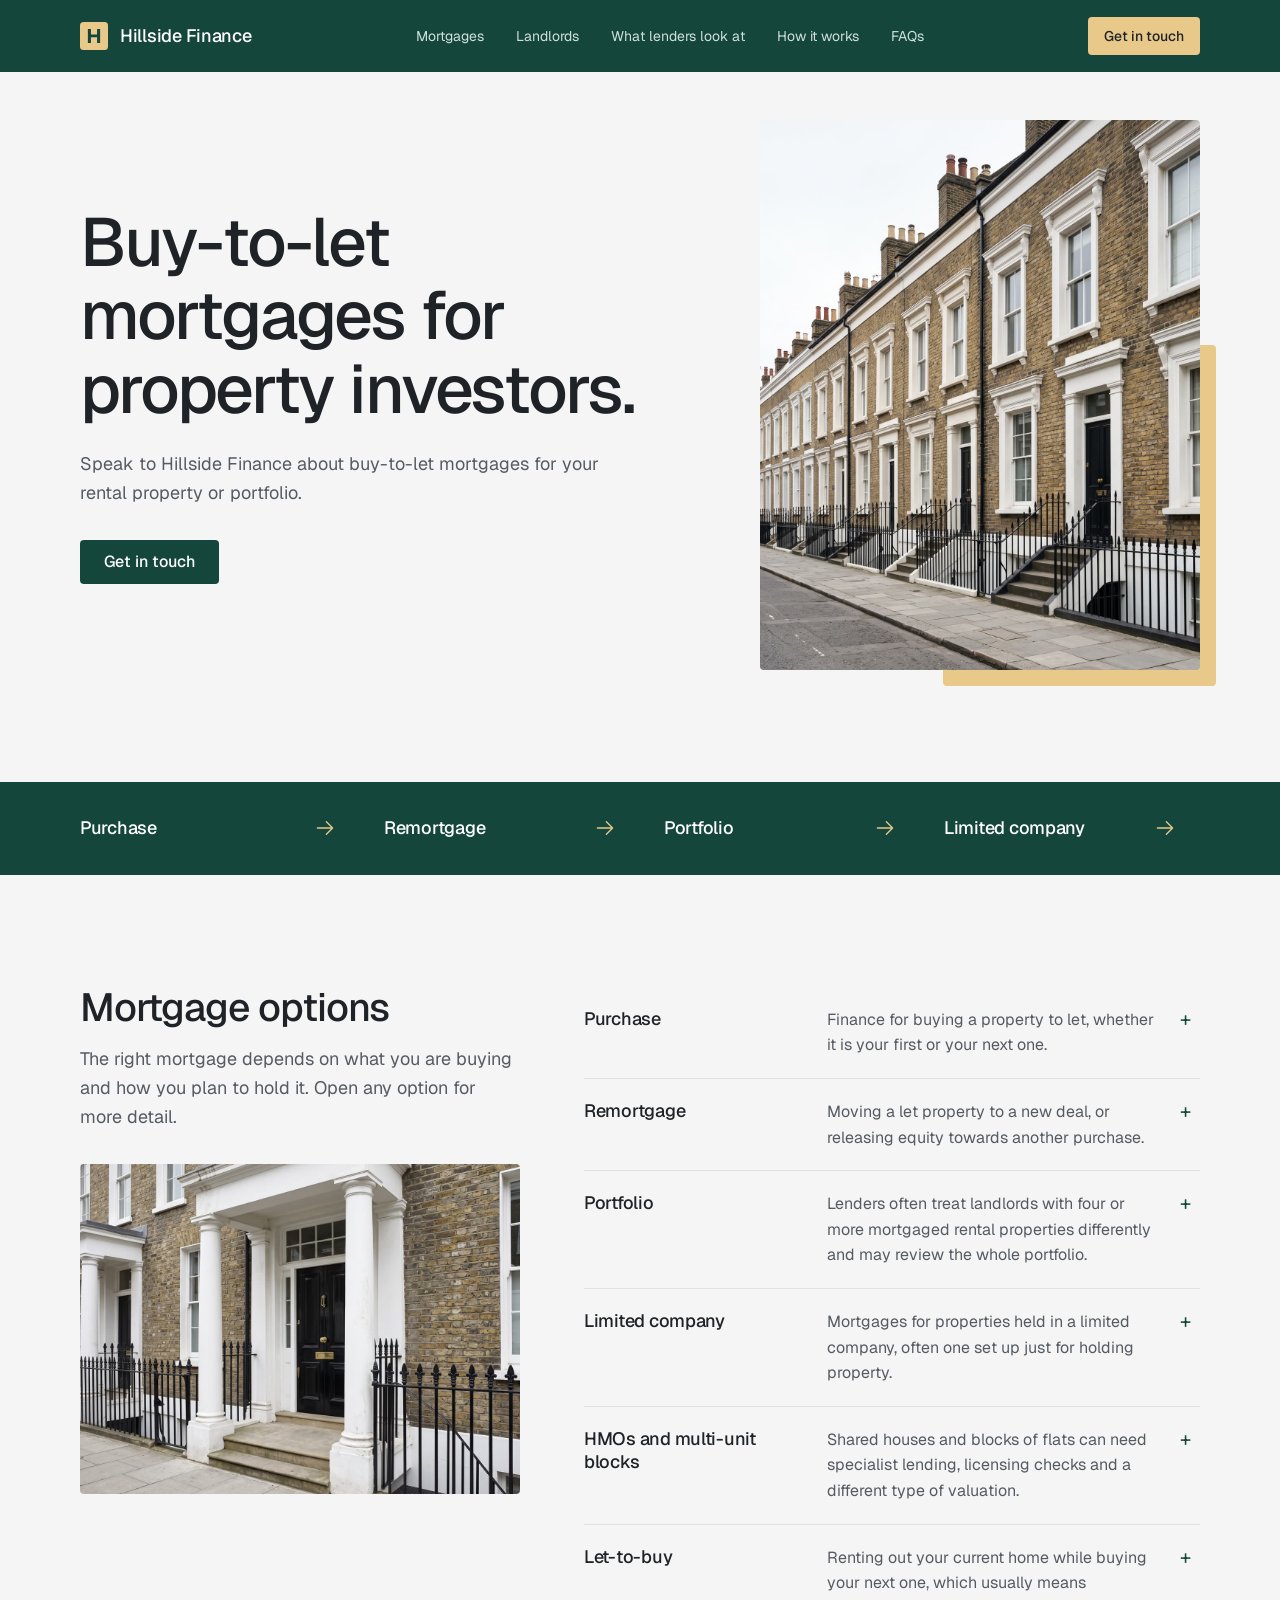
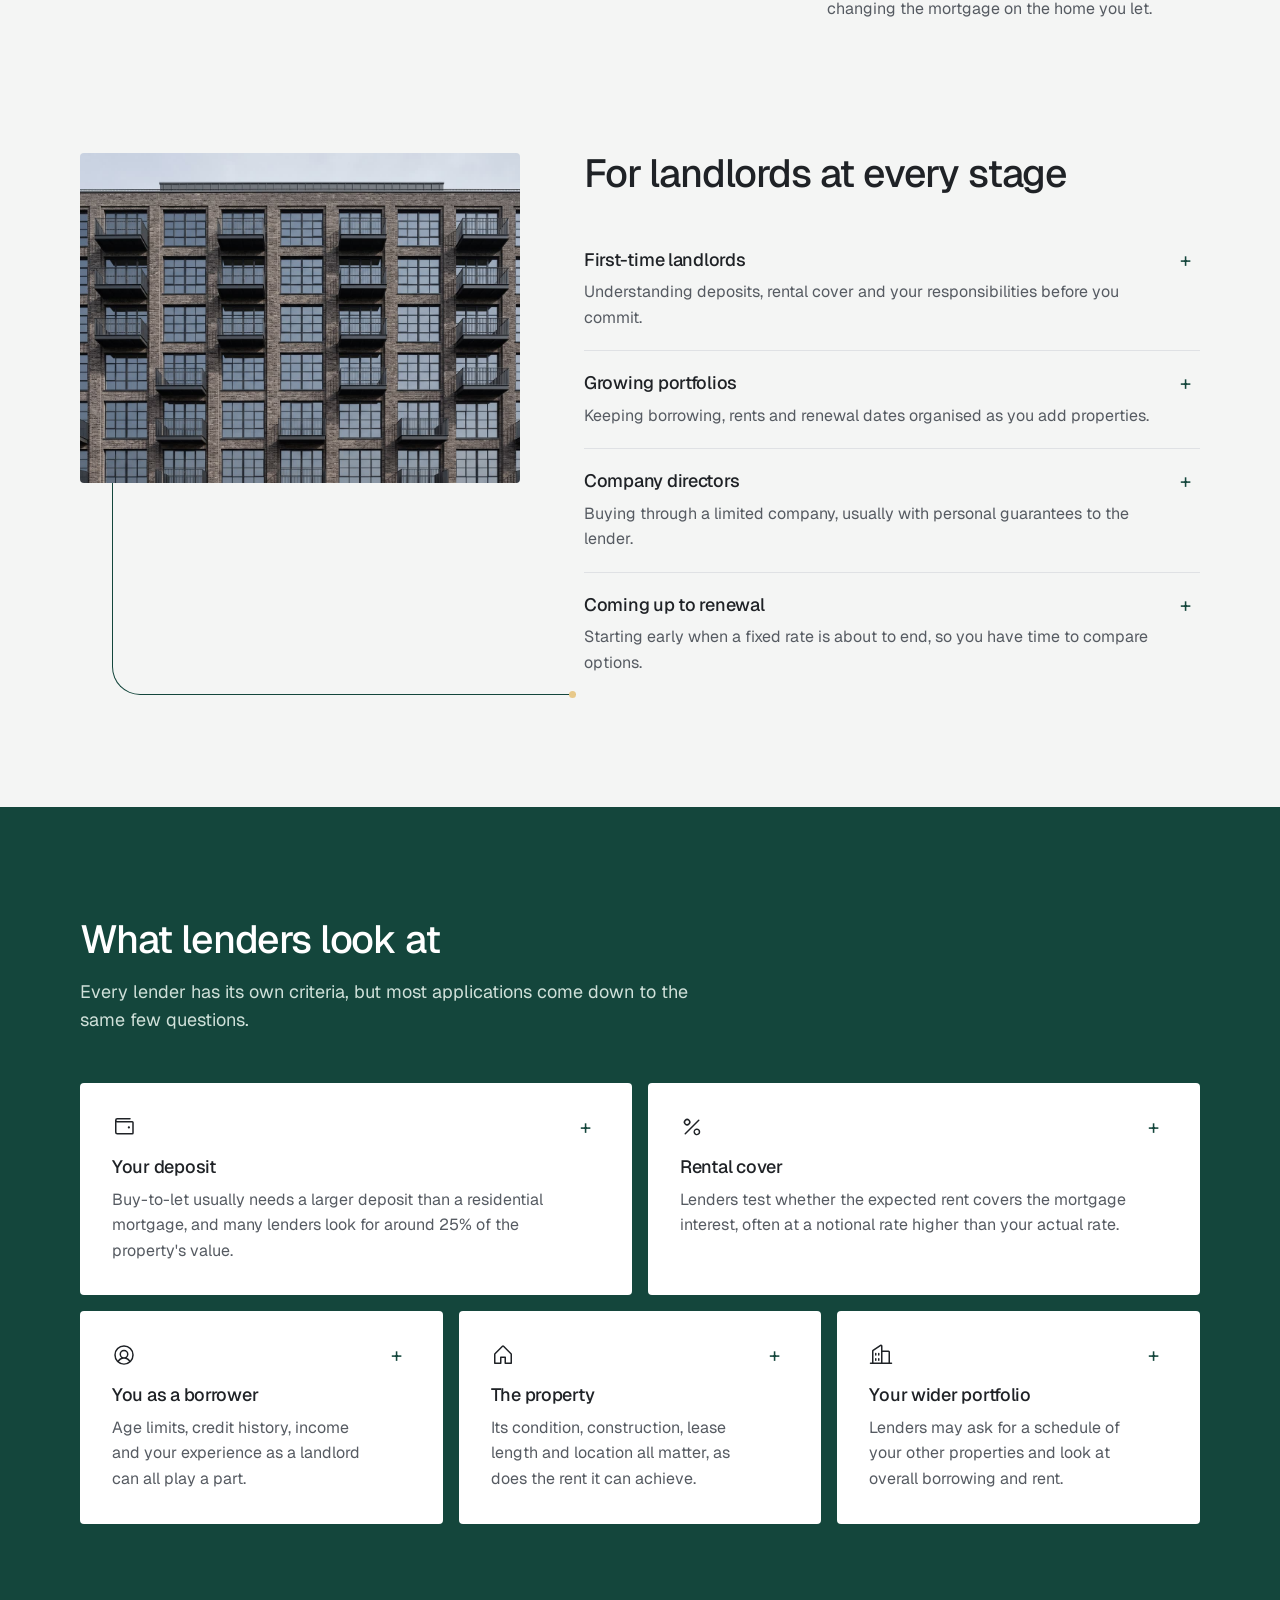
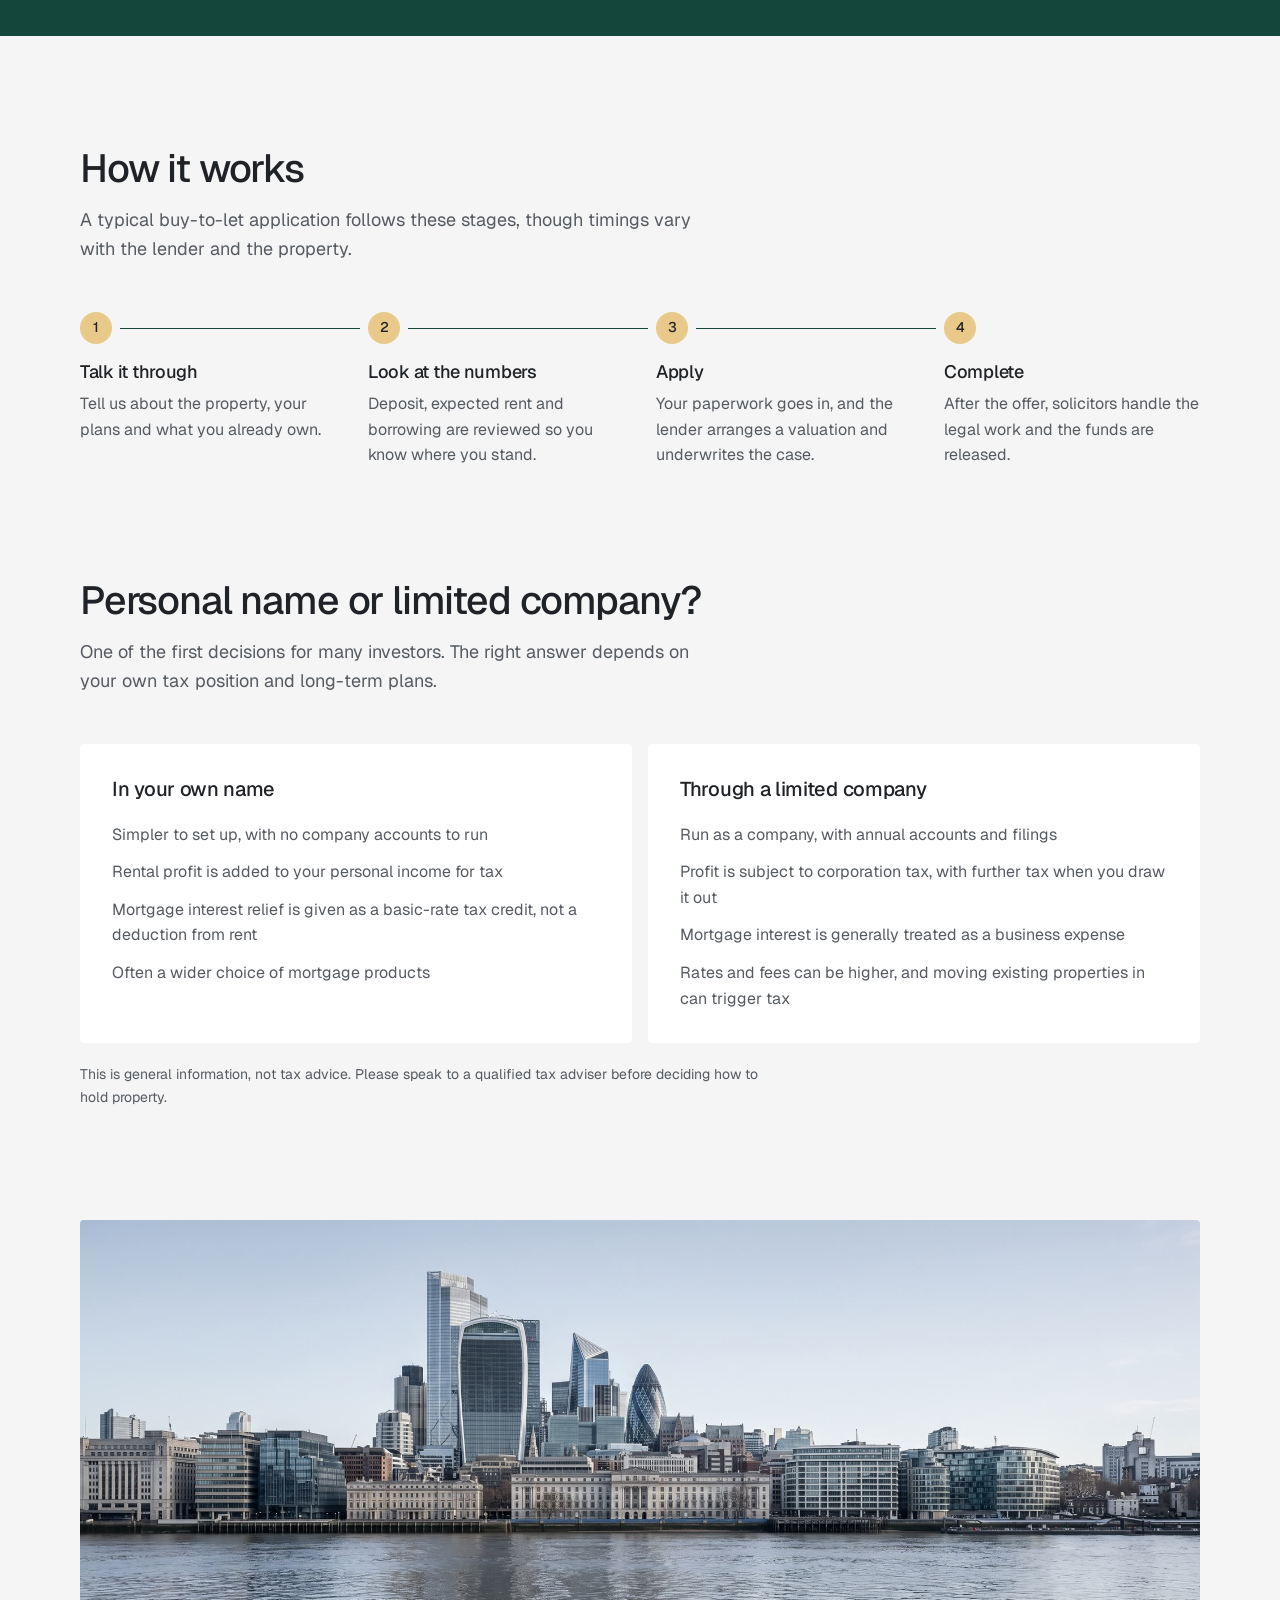
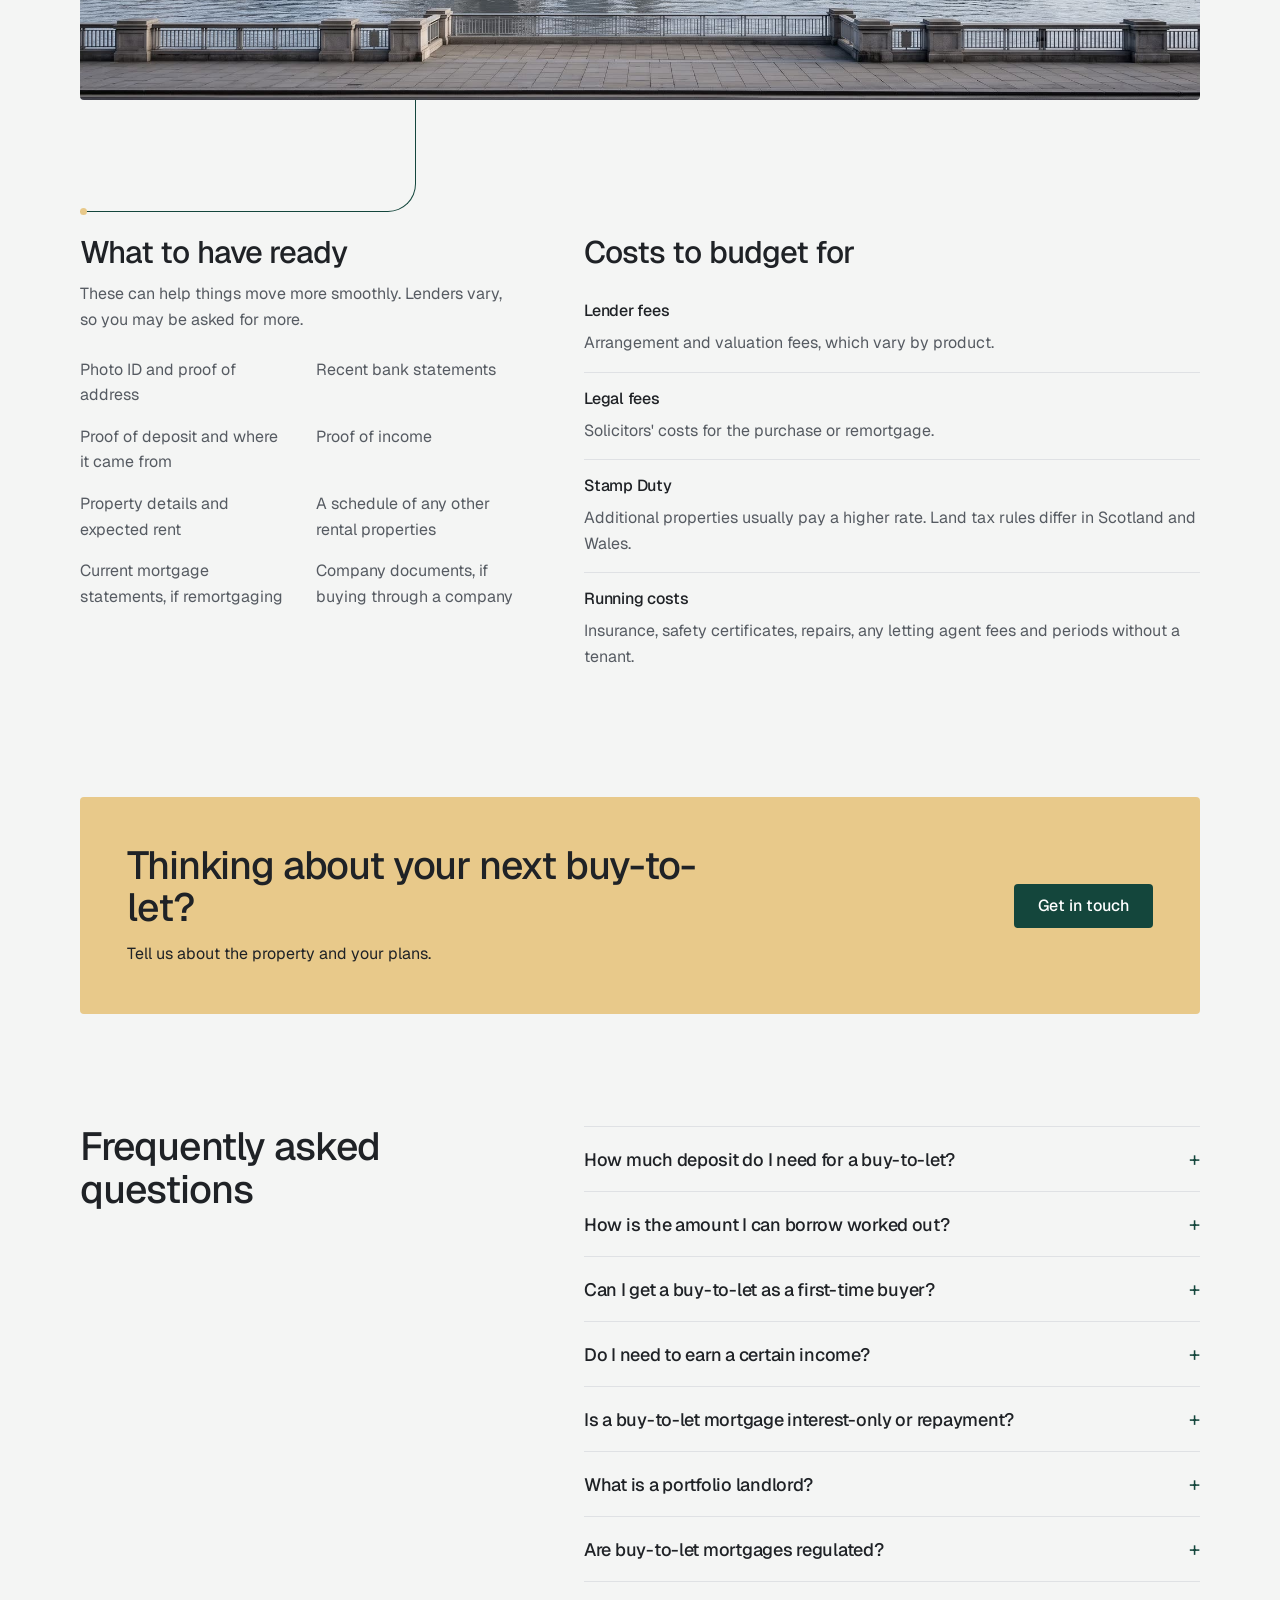
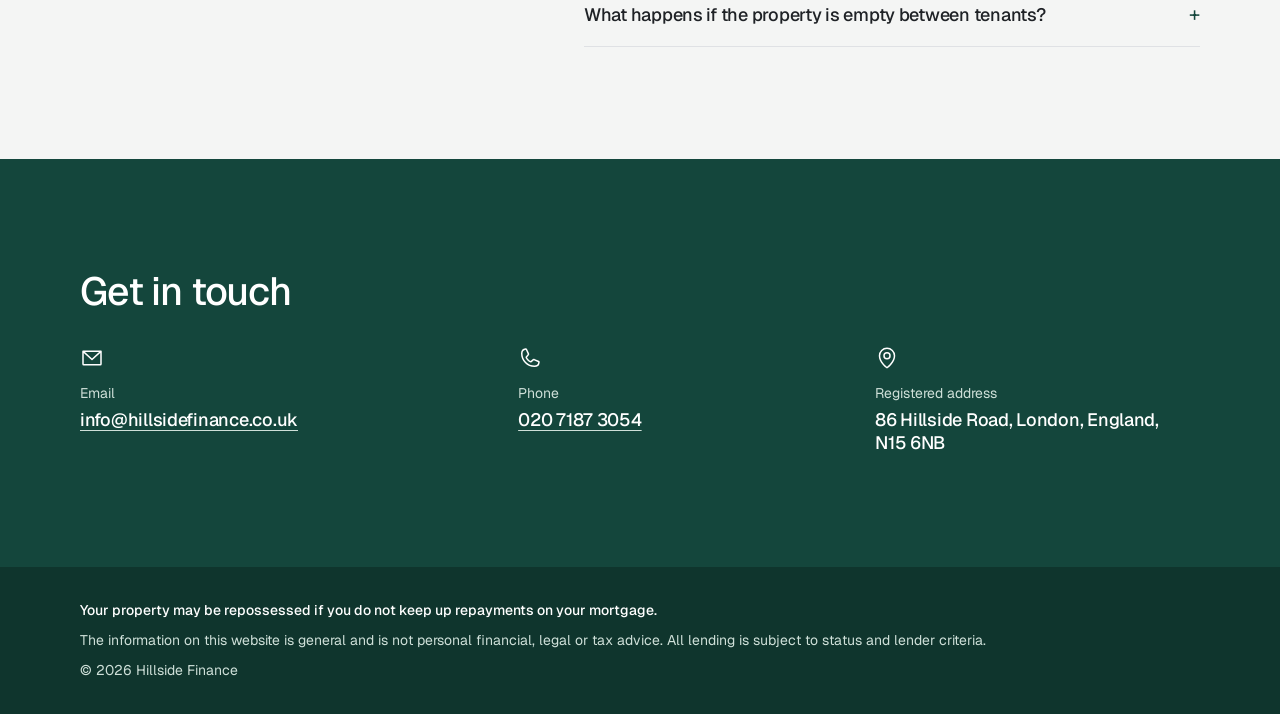
<file: index.html>
<!doctype html>
<html lang="en-GB">
<head>
  <meta charset="utf-8">
  <meta name="viewport" content="width=device-width, initial-scale=1">
  <title>Hillside Finance | Buy-to-Let Mortgages</title>
  <meta name="description" content="Speak to Hillside Finance about buy-to-let mortgages for your rental property or portfolio.">
  <meta name="theme-color" content="#14463c">
  <link rel="canonical" href="https://hillsidefinance.co.uk/">
  <meta property="og:type" content="website">
  <meta property="og:title" content="Hillside Finance | Buy-to-Let Mortgages">
  <meta property="og:description" content="Speak to Hillside Finance about buy-to-let mortgages for your rental property or portfolio.">
  <meta property="og:url" content="https://hillsidefinance.co.uk/">
  <meta property="og:image" content="https://hillsidefinance.co.uk/images/og.jpg">
  <link rel="icon" href="images/favicon.svg?v=19" type="image/svg+xml">
  <link rel="preload" href="fonts/geist-latin-wght-normal.woff2" as="font" type="font/woff2" crossorigin>
  <link rel="stylesheet" href="css/root.css?v=19">
  <link rel="stylesheet" href="css/main.css?v=19">
  <script src="js/main.js?v=19" defer></script>
</head>
<body>
  <header class="site-header">
    <div class="container">
      <a class="brand" href="/" aria-label="Hillside Finance home">
        <img src="images/mark.svg?v=19" alt="" width="28" height="28">
        <span>Hillside Finance</span>
      </a>
      <nav class="nav" aria-label="Main">
        <a href="#mortgages">Mortgages</a>
        <a href="#landlords">Landlords</a>
        <a href="#criteria">What lenders look at</a>
        <a href="#process">How it works</a>
        <a href="#faqs">FAQs</a>
      </nav>
      <a class="button button--small" href="#contact">Get in touch</a>
    </div>
  </header>

  <main>
    <section class="hero">
      <div class="container">
        <div>
          <h1>Buy-to-let mortgages for property investors.</h1>
          <p class="hero-lead">Speak to Hillside Finance about buy-to-let mortgages for your rental property or portfolio.</p>
          <a class="button" href="#contact">Get in touch</a>
        </div>
        <div class="hero-media">
          <figure class="hero-image">
          <img src="images/hero.jpg?v=19" alt="A row of Victorian London terraced houses with brick fronts and black railings" width="1200" height="1490" fetchpriority="high">
        </figure>
        </div>
      </div>
    </section>

    <nav class="quick-links" aria-label="Mortgage options">
      <div class="container">
        <ul>
          <li><a href="#opt-purchase">Purchase<img src="images/icons/arrow-right.svg?v=19" alt="" width="22" height="22"></a></li>
          <li><a href="#opt-remortgage">Remortgage<img src="images/icons/arrow-right.svg?v=19" alt="" width="22" height="22"></a></li>
          <li><a href="#opt-portfolio">Portfolio<img src="images/icons/arrow-right.svg?v=19" alt="" width="22" height="22"></a></li>
          <li><a href="#opt-limited-company">Limited company<img src="images/icons/arrow-right.svg?v=19" alt="" width="22" height="22"></a></li>
        </ul>
      </div>
    </nav>

    <section class="section" id="mortgages">
      <div class="container split" data-reveal>
        <div class="side-sticky">
          <h2 class="section-title">Mortgage options</h2>
          <p class="section-intro">The right mortgage depends on what you are buying and how you plan to hold it. Open any option for more detail.</p>
          <figure class="side-image">
            <img src="images/entrance.jpg?v=19" alt="A black front door and white portico on a brick London townhouse" width="1200" height="896" loading="lazy">
          </figure>
        </div>
        <ul class="rows rows--pair">
          <li>
            <details id="opt-purchase">
              <summary>
                <h3 class="item-title">Purchase</h3>
                <p class="item-text">Finance for buying a property to let, whether it is your first or your next one.</p>
                <span class="toggle" aria-hidden="true"></span>
              </summary>
              <div class="expand-body">
                <div>
                  <p>Lenders usually look at both you and the property: the deposit you have available, the rent it can achieve and your wider finances. Getting a sense of what you could borrow before you make an offer can help you judge a property's numbers and move quickly once your offer is accepted. Lenders will also ask for evidence of where your deposit has come from.</p>
                  <a class="expand-link" href="#contact">Get in touch</a>
                </div>
              </div>
            </details>
          </li>
          <li>
            <details id="opt-remortgage">
              <summary>
                <h3 class="item-title">Remortgage</h3>
                <p class="item-text">Moving a let property to a new deal, or releasing equity towards another purchase.</p>
                <span class="toggle" aria-hidden="true"></span>
              </summary>
              <div class="expand-body">
                <div>
                  <p>Most buy-to-let mortgages move to a higher reversion rate when an initial deal ends, so it is worth reviewing your options a few months beforehand. A remortgage can also release equity to fund another purchase or improvements, subject to the lender's rental cover and loan-to-value limits. Check for any early repayment charges on your current deal before you commit.</p>
                  <a class="expand-link" href="#contact">Get in touch</a>
                </div>
              </div>
            </details>
          </li>
          <li>
            <details id="opt-portfolio">
              <summary>
                <h3 class="item-title">Portfolio</h3>
                <p class="item-text">Lenders often treat landlords with four or more mortgaged rental properties differently and may review the whole portfolio.</p>
                <span class="toggle" aria-hidden="true"></span>
              </summary>
              <div class="expand-body">
                <div>
                  <p>Portfolio landlords can expect a closer look at the whole picture, including a schedule of properties, existing mortgages, rents and overall borrowing. Some lenders also ask for a business plan or cash flow forecast. Keeping these details up to date makes each new application simpler.</p>
                  <a class="expand-link" href="#contact">Get in touch</a>
                </div>
              </div>
            </details>
          </li>
          <li>
            <details id="opt-limited-company">
              <summary>
                <h3 class="item-title">Limited company</h3>
                <p class="item-text">Mortgages for properties held in a limited company, often one set up just for holding property.</p>
                <span class="toggle" aria-hidden="true"></span>
              </summary>
              <div class="expand-body">
                <div>
                  <p>Many limited company landlords use a special purpose vehicle, a company set up only to hold property. Lenders usually ask directors and major shareholders for personal guarantees and look at their finances as well as the company's. Product choice and pricing can differ from personal buy-to-let, and there are tax points to consider, so take tax advice before you set one up.</p>
                  <a class="expand-link" href="#contact">Get in touch</a>
                </div>
              </div>
            </details>
          </li>
          <li>
            <details>
              <summary>
                <h3 class="item-title">HMOs and multi-unit blocks</h3>
                <p class="item-text">Shared houses and blocks of flats can need specialist lending, licensing checks and a different type of valuation.</p>
                <span class="toggle" aria-hidden="true"></span>
              </summary>
              <div class="expand-body">
                <div>
                  <p>HMOs may need a licence from the local council, and the rules vary by area and property size. Lenders may ask about the number of rooms, the type of tenant and your experience of letting. Multi-unit blocks, where several flats sit on one title, are usually assessed differently from single lets, and some lenders want to see previous landlord experience.</p>
                  <a class="expand-link" href="#contact">Get in touch</a>
                </div>
              </div>
            </details>
          </li>
          <li>
            <details>
              <summary>
                <h3 class="item-title">Let-to-buy</h3>
                <p class="item-text">Renting out your current home while buying your next one, which usually means changing the mortgage on the home you let.</p>
                <span class="toggle" aria-hidden="true"></span>
              </summary>
              <div class="expand-body">
                <div>
                  <p>You will usually need your existing lender's permission or a new buy-to-let mortgage on the home you are letting, as well as a residential mortgage on the new one. The rent needs to meet the lender's rental cover test, and your next purchase may be assessed with both mortgages in mind. Keeping your old home can also affect the Stamp Duty you pay.</p>
                  <a class="expand-link" href="#contact">Get in touch</a>
                </div>
              </div>
            </details>
          </li>
        </ul>
      </div>
    </section>

    <section class="section" id="landlords">
      <div class="container split split--stretch">
        <div class="side-media" data-reveal>
          <figure class="side-image">
          <img src="images/building.jpg?v=19" alt="The brick and steel facade of a modern apartment building" width="1200" height="896" loading="lazy">
          </figure>
          <div class="lead lead--right" aria-hidden="true"></div>
        </div>
        <div class="side-copy" data-reveal>
          <h2 class="section-title">For landlords at every stage</h2>
          <ul class="rows rows--stack">
            <li>
              <details>
                <summary>
                  <div>
                    <h3 class="item-title">First-time landlords</h3>
                    <p class="item-text">Understanding deposits, rental cover and your responsibilities before you commit.</p>
                  </div>
                  <span class="toggle" aria-hidden="true"></span>
                </summary>
                <div class="expand-body"><p>A first let involves more than the mortgage: safety certificates, deposit protection, insurance and the rules on renting all need planning. Some lenders ask for a minimum personal income or that you already own a home. Working out the numbers, including empty periods and repairs, gives you a more realistic view of the return.</p></div>
              </details>
            </li>
            <li>
              <details>
                <summary>
                  <div>
                    <h3 class="item-title">Growing portfolios</h3>
                    <p class="item-text">Keeping borrowing, rents and renewal dates organised as you add properties.</p>
                  </div>
                  <span class="toggle" aria-hidden="true"></span>
                </summary>
                <div class="expand-body"><p>As a portfolio grows, it helps to keep one up-to-date record of each property's value, rent, mortgage and deal end date. This shows where equity could be released and when renewals are coming, and it saves time when a lender asks for a schedule of your properties.</p></div>
              </details>
            </li>
            <li>
              <details>
                <summary>
                  <div>
                    <h3 class="item-title">Company directors</h3>
                    <p class="item-text">Buying through a limited company, usually with personal guarantees to the lender.</p>
                  </div>
                  <span class="toggle" aria-hidden="true"></span>
                </summary>
                <div class="expand-body"><p>If you are buying through a company, lenders look closely at who owns and runs it. Expect to provide information on directors and shareholders, along with company documents. Holding property this way has its own accounting and tax considerations, so it is worth talking to an accountant early.</p></div>
              </details>
            </li>
            <li>
              <details>
                <summary>
                  <div>
                    <h3 class="item-title">Coming up to renewal</h3>
                    <p class="item-text">Starting early when a fixed rate is about to end, so you have time to compare options.</p>
                  </div>
                  <span class="toggle" aria-hidden="true"></span>
                </summary>
                <div class="expand-body"><p>Many lenders let you secure a new deal several months before your current one ends. Starting early gives you time to gather paperwork, check current rents and compare a product switch with your existing lender against a full remortgage.</p></div>
              </details>
            </li>
          </ul>
        </div>
      </div>
    </section>

    <section class="band band--solid" id="criteria">
      <div class="container">
        <div class="section-head" data-reveal>
          <h2 class="section-title">What lenders look at</h2>
          <p class="section-intro">Every lender has its own criteria, but most applications come down to the same few questions.</p>
        </div>
        <div class="criteria" data-reveal>
          <article class="card">
            <details>
              <summary>
                <div>
                  <img class="card-icon" src="images/icons/wallet.svg?v=19" alt="" width="28" height="28">
                  <h3 class="item-title">Your deposit</h3>
                  <p class="item-text">Buy-to-let usually needs a larger deposit than a residential mortgage, and many lenders look for around 25% of the property's value.</p>
                </div>
                <span class="toggle" aria-hidden="true"></span>
              </summary>
              <div class="expand-body"><p>The deposit is the share of the property's value that you pay yourself, and it sets the loan-to-value of the mortgage. A larger deposit can open up more products, while the lowest-deposit options are often more limited. Lenders will also want evidence of where the money has come from, such as savings or a gift.</p></div>
            </details>
          </article>
          <article class="card">
            <details>
              <summary>
                <div>
                  <img class="card-icon" src="images/icons/percent.svg?v=19" alt="" width="28" height="28">
                  <h3 class="item-title">Rental cover</h3>
                  <p class="item-text">Lenders test whether the expected rent covers the mortgage interest, often at a notional rate higher than your actual rate.</p>
                </div>
                <span class="toggle" aria-hidden="true"></span>
              </summary>
              <div class="expand-body"><p>This is known as the interest cover ratio. Lenders compare the expected rent with the interest at their stress rate and look for a minimum result, often 125% or more, which varies by lender, product and tax position. If the rent falls short, you may need a larger deposit or a smaller loan.</p></div>
            </details>
          </article>
          <article class="card">
            <details>
              <summary>
                <div>
                  <img class="card-icon" src="images/icons/user-circle.svg?v=19" alt="" width="28" height="28">
                  <h3 class="item-title">You as a borrower</h3>
                  <p class="item-text">Age limits, credit history, income and your experience as a landlord can all play a part.</p>
                </div>
                <span class="toggle" aria-hidden="true"></span>
              </summary>
              <div class="expand-body"><p>Lenders check your credit history, existing commitments and your age at the end of the term, and some set a minimum income. They may also ask whether you own your own home and how long you have been a landlord.</p></div>
            </details>
          </article>
          <article class="card">
            <details>
              <summary>
                <div>
                  <img class="card-icon" src="images/icons/house.svg?v=19" alt="" width="28" height="28">
                  <h3 class="item-title">The property</h3>
                  <p class="item-text">Its condition, construction, lease length and location all matter, as does the rent it can achieve.</p>
                </div>
                <span class="toggle" aria-hidden="true"></span>
              </summary>
              <div class="expand-body"><p>The lender's valuer reports on the property's value and the rent it could achieve. Short leases, unusual construction, flats above commercial premises and poor condition can all reduce the choice of lenders.</p></div>
            </details>
          </article>
          <article class="card">
            <details>
              <summary>
                <div>
                  <img class="card-icon" src="images/icons/buildings.svg?v=19" alt="" width="28" height="28">
                  <h3 class="item-title">Your wider portfolio</h3>
                  <p class="item-text">Lenders may ask for a schedule of your other properties and look at overall borrowing and rent.</p>
                </div>
                <span class="toggle" aria-hidden="true"></span>
              </summary>
              <div class="expand-body"><p>With four or more mortgaged rental properties, you are usually treated as a portfolio landlord. Expect to share a schedule showing each property's value, rent and mortgage, and sometimes a business plan or cash flow forecast.</p></div>
            </details>
          </article>
        </div>
      </div>
    </section>

    <section class="section" id="process">
      <div class="container">
        <div class="section-head" data-reveal>
          <h2 class="section-title">How it works</h2>
          <p class="section-intro">A typical buy-to-let application follows these stages, though timings vary with the lender and the property.</p>
        </div>
        <ol class="steps" data-reveal>
          <li>
            <h3 class="item-title">Talk it through</h3>
            <p class="item-text">Tell us about the property, your plans and what you already own.</p>
          </li>
          <li>
            <h3 class="item-title">Look at the numbers</h3>
            <p class="item-text">Deposit, expected rent and borrowing are reviewed so you know where you stand.</p>
          </li>
          <li>
            <h3 class="item-title">Apply</h3>
            <p class="item-text">Your paperwork goes in, and the lender arranges a valuation and underwrites the case.</p>
          </li>
          <li>
            <h3 class="item-title">Complete</h3>
            <p class="item-text">After the offer, solicitors handle the legal work and the funds are released.</p>
          </li>
        </ol>
      </div>
    </section>

    <section class="section" id="ownership">
      <div class="container">
        <div class="section-head" data-reveal>
          <h2 class="section-title">Personal name or limited company?</h2>
          <p class="section-intro">One of the first decisions for many investors. The right answer depends on your own tax position and long-term plans.</p>
        </div>
        <div class="compare" data-reveal>
          <article class="card">
            <h3 class="item-title">In your own name</h3>
            <ul>
              <li>Simpler to set up, with no company accounts to run</li>
              <li>Rental profit is added to your personal income for tax</li>
              <li>Mortgage interest relief is given as a basic-rate tax credit, not a deduction from rent</li>
              <li>Often a wider choice of mortgage products</li>
            </ul>
          </article>
          <article class="card">
            <h3 class="item-title">Through a limited company</h3>
            <ul>
              <li>Run as a company, with annual accounts and filings</li>
              <li>Profit is subject to corporation tax, with further tax when you draw it out</li>
              <li>Mortgage interest is generally treated as a business expense</li>
              <li>Rates and fees can be higher, and moving existing properties in can trigger tax</li>
            </ul>
          </article>
        </div>
        <p class="note">This is general information, not tax advice. Please speak to a qualified tax adviser before deciding how to hold property.</p>
      </div>
    </section>

    <section class="section">
      <div class="container">
        <figure class="wide-image" data-reveal>
          <img src="images/skyline.jpg?v=19" alt="The City of London skyline seen across the River Thames" width="2000" height="848" loading="lazy">
        </figure>
        <div class="lead" aria-hidden="true"></div>
      </div>
    </section>

    <section class="section section--after-line paperwork" id="prepare">
      <div class="container split">
        <div data-reveal>
          <h2 class="paperwork-title">What to have ready</h2>
          <p class="paperwork-intro">These can help things move more smoothly. Lenders vary, so you may be asked for more.</p>
          <ul class="checklist">
            <li>Photo ID and proof of address</li>
            <li>Recent bank statements</li>
            <li>Proof of deposit and where it came from</li>
            <li>Proof of income</li>
            <li>Property details and expected rent</li>
            <li>A schedule of any other rental properties</li>
            <li>Current mortgage statements, if remortgaging</li>
            <li>Company documents, if buying through a company</li>
          </ul>
        </div>
        <div data-reveal>
          <h2 class="paperwork-title">Costs to budget for</h2>
          <ul class="rows">
            <li>
              <h3 class="item-title">Lender fees</h3>
              <p class="item-text">Arrangement and valuation fees, which vary by product.</p>
            </li>
            <li>
              <h3 class="item-title">Legal fees</h3>
              <p class="item-text">Solicitors' costs for the purchase or remortgage.</p>
            </li>
            <li>
              <h3 class="item-title">Stamp Duty</h3>
              <p class="item-text">Additional properties usually pay a higher rate. Land tax rules differ in Scotland and Wales.</p>
            </li>
            <li>
              <h3 class="item-title">Running costs</h3>
              <p class="item-text">Insurance, safety certificates, repairs, any letting agent fees and periods without a tenant.</p>
            </li>
          </ul>
        </div>
      </div>
    </section>

    <section class="section">
      <div class="container">
        <div class="cta-panel" data-reveal>
          <div>
            <h2 class="section-title">Thinking about your next buy-to-let?</h2>
            <p>Tell us about the property and your plans.</p>
          </div>
          <a class="button" href="#contact">Get in touch</a>
        </div>
      </div>
    </section>

    <section class="section" id="faqs">
      <div class="container split" data-reveal>
        <h2 class="section-title">Frequently asked questions</h2>
        <div class="faq">
          <details>
            <summary>How much deposit do I need for a buy-to-let?</summary>
            <p>Many lenders look for around 25% of the property's value, though some products ask for more or less. The amount you can borrow also depends on the rent the property can achieve.</p>
          </details>
          <details>
            <summary>How is the amount I can borrow worked out?</summary>
            <p>Most lenders start with the expected rent and test it against the mortgage interest at a notional rate. The result, known as the interest cover ratio, sets a limit on the loan. Your deposit and personal circumstances also count.</p>
          </details>
          <details>
            <summary>Can I get a buy-to-let as a first-time buyer?</summary>
            <p>It is possible with some lenders, but the choice is narrower and criteria are usually stricter. It is worth checking the requirements before you start looking at properties.</p>
          </details>
          <details>
            <summary>Do I need to earn a certain income?</summary>
            <p>Some lenders set a minimum personal income and others do not. Even where the rent is the main test, lenders will generally want to know about your income and finances.</p>
          </details>
          <details>
            <summary>Is a buy-to-let mortgage interest-only or repayment?</summary>
            <p>Both exist, but many landlords choose interest-only. Monthly payments are lower, but the full loan still has to be repaid at the end of the term, so you need a plan for that.</p>
          </details>
          <details>
            <summary>What is a portfolio landlord?</summary>
            <p>Lenders commonly use the term for someone with four or more mortgaged rental properties. Applications may then involve a closer review of the whole portfolio and a business plan.</p>
          </details>
          <details>
            <summary>Are buy-to-let mortgages regulated?</summary>
            <p>Many are not regulated by the Financial Conduct Authority, particularly lending for business purposes and to limited companies. Consumer buy-to-let, for example where you are letting an inherited home, falls under a separate regime.</p>
          </details>
          <details>
            <summary>What happens if the property is empty between tenants?</summary>
            <p>You still have to make your mortgage payments. Most landlords keep some savings aside to cover empty periods and unexpected repairs.</p>
          </details>
        </div>
      </div>
    </section>

    <section class="band band--solid" id="contact">
      <div class="container">
        <div data-reveal>
          <h2 class="section-title">Get in touch</h2>
          <dl class="contact-details">
            <div>
              <dt><img class="contact-icon" src="images/icons/envelope-simple.svg?v=19" alt="" width="28" height="28">Email</dt>
              <dd><a href="mailto:info@hillsidefinance.co.uk">info@hillsidefinance.co.uk</a></dd>
            </div>
            <div>
              <dt><img class="contact-icon" src="images/icons/phone.svg?v=19" alt="" width="28" height="28">Phone</dt>
              <dd><a href="tel:+442071873054">020 7187 3054</a></dd>
            </div>
            <div>
              <dt><img class="contact-icon" src="images/icons/map-pin.svg?v=19" alt="" width="28" height="28">Registered address</dt>
              <dd>86 Hillside Road, London, England, <span class="nowrap">N15 6NB</span></dd>
            </div>
          </dl>
        </div>
      </div>
    </section>
  </main>

  <footer class="site-footer">
    <div class="container footer-inner">
      <!-- TODO before launch: full registered company name, company number, place of registration and the approved regulatory statement. -->
      <p><strong>Your property may be repossessed if you do not keep up repayments on your mortgage.</strong></p>
      <p>The information on this website is general and is not personal financial, legal or tax advice. All lending is subject to status and lender criteria.</p>
      <p>&copy; <span data-year>2026</span> Hillside Finance</p>
    </div>
  </footer>
</body>
</html>
</file>
<file: css/root.css>
/* Design tokens. Every colour, size and space on the site comes from here. */

@font-face {
  font-family: "Geist";
  src: url("../fonts/geist-latin-wght-normal.woff2") format("woff2");
  font-weight: 100 900;
  font-style: normal;
  font-display: swap;
}

:root {
  color-scheme: light;

  /* Colour: one soft grey family, one deep corporate green, one gold pop, one muted grey-green tint */
  --color-bg: #f4f5f4;
  --color-surface: #ffffff;
  --color-line: #dfe1e4;
  --color-text: #1f2226;
  --color-text-soft: #565b62;
  --color-accent: #14463c;
  --color-accent-hover: #1d5c4f;
  --color-on-accent: #ffffff;
  --color-on-accent-soft: #cfe0d9;
  --color-focus: #2f7a68;
  --color-footer: #0f352d;
  --tint-accent: #e6ebe8;

  /* One pop colour on top of the green */
  --color-pop: #e8c98a;
  --color-pop-hover: #f0d8a6;
  --color-ink: #1f2226;

  /* Type */
  --font-sans: "Geist", ui-sans-serif, system-ui, -apple-system, "Segoe UI", sans-serif;
  --text-sm: 0.875rem;
  --text-base: 1rem;
  --text-md: 1.125rem;
  --text-lg: 1.25rem;
  --text-xl: clamp(1.75rem, 1.45rem + 1.25vw, 2.5rem);
  --text-2xl: clamp(2.5rem, 1.7rem + 3.4vw, 4.25rem);
  --weight-regular: 400;
  --weight-medium: 500;
  --leading-tight: 1.08;
  --leading-snug: 1.3;
  --leading-body: 1.6;
  --tracking-tight: -0.03em;
  --tracking-snug: -0.015em;

  /* Space: 4px base */
  --space-1: 0.25rem;
  --space-2: 0.5rem;
  --space-3: 0.75rem;
  --space-4: 1rem;
  --space-5: 1.25rem;
  --space-6: 1.5rem;
  --space-8: 2rem;
  --space-12: 3rem;
  --space-16: 4rem;
  --section-gap: clamp(4rem, 3rem + 5vw, 7.5rem);

  /* Layout */
  --page-max: 75rem;
  --page-gutter: clamp(1.25rem, 0.5rem + 2.5vw, 2.5rem);
  --header-height: 4.5rem;

  /* Shape: 4px on cards, images and buttons */
  --radius-card: 4px;
  --radius-control: 4px;

  /* Icons and strokes */
  --icon-size: 24px;
  --stroke: 1px solid var(--color-accent);
  --marker-size: 32px;
  --lead-radius: 28px;

  /* Layout of expanding rows: title, text, toggle */
  --row-columns: 2fr 3fr 1.25rem;

  /* Motion */
  --ease-out: cubic-bezier(0.16, 1, 0.3, 1);
  --duration-fast: 160ms;
  --duration-slow: 600ms;
}
</file>
<file: css/main.css>
/* Base */

*,
*::before,
*::after {
  box-sizing: border-box;
}

html {
  scroll-behavior: smooth;
  scroll-padding-top: var(--space-6);
  -webkit-text-size-adjust: 100%;
}

body {
  margin: 0;
  min-height: 100dvh;
  background: var(--color-bg);
  color: var(--color-text);
  font-family: var(--font-sans);
  font-size: var(--text-base);
  font-weight: var(--weight-regular);
  line-height: var(--leading-body);
  -webkit-font-smoothing: antialiased;
}

h1,
h2,
h3,
p,
ul,
ol,
figure {
  margin: 0;
  padding: 0;
}

ul,
ol {
  list-style: none;
}

img {
  display: block;
  max-width: 100%;
  height: auto;
}

a {
  color: inherit;
  text-decoration: none;
}

:focus-visible {
  outline: 2px solid var(--color-focus);
  outline-offset: 3px;
  border-radius: var(--radius-control);
}

/* Layout */

.container {
  width: 100%;
  max-width: var(--page-max);
  margin-inline: auto;
  padding-inline: var(--page-gutter);
}

.section {
  padding-top: var(--section-gap);
}

/* Full-width tinted band to separate a section */

.band {
  position: relative;
  overflow: hidden;
  margin-top: var(--section-gap);
  padding-block: var(--section-gap);
  background: var(--tint-accent);
}

.band > .container {
  position: relative;
}

.section-title {
  font-size: var(--text-xl);
  font-weight: var(--weight-medium);
  line-height: var(--leading-tight);
  letter-spacing: var(--tracking-tight);
}

.section-intro {
  max-width: 40rem;
  margin-top: var(--space-4);
  color: var(--color-text-soft);
  font-size: var(--text-md);
}

.section-head {
  margin-bottom: var(--space-12);
}

/* Heading on the left, content on the right */

.split {
  display: grid;
  grid-template-columns: 5fr 7fr;
  align-items: start;
  gap: var(--space-16);
}

.item-title {
  font-size: var(--text-md);
  font-weight: var(--weight-medium);
  line-height: var(--leading-snug);
  letter-spacing: var(--tracking-snug);
}

.item-text {
  margin-top: var(--space-2);
  color: var(--color-text-soft);
}

/* Header */

.site-header {
  background: var(--color-accent);
  color: var(--color-on-accent);
}

.site-header .container {
  display: flex;
  align-items: center;
  justify-content: space-between;
  gap: var(--space-6);
  height: var(--header-height);
}

.brand {
  display: inline-flex;
  align-items: center;
  gap: var(--space-3);
  flex-shrink: 0;
  font-size: var(--text-md);
  font-weight: var(--weight-medium);
  letter-spacing: var(--tracking-snug);
}

.brand img {
  width: 28px;
  height: 28px;
}

.nav {
  display: flex;
  gap: var(--space-8);
  font-size: var(--text-sm);
}

.nav a {
  color: var(--color-on-accent-soft);
  transition: color var(--duration-fast) ease;
}

.nav a:hover {
  color: var(--color-on-accent);
}

/* Button */

.button {
  display: inline-flex;
  align-items: center;
  justify-content: center;
  min-height: 44px;
  padding-inline: var(--space-6);
  border-radius: var(--radius-control);
  background: var(--color-accent);
  color: var(--color-on-accent);
  font-size: var(--text-base);
  font-weight: var(--weight-medium);
  white-space: nowrap;
  transition:
    background-color var(--duration-fast) ease,
    transform var(--duration-fast) ease;
}

.button:hover {
  background: var(--color-accent-hover);
}

.button:active {
  transform: scale(0.98);
}

.button--small {
  min-height: 38px;
  padding-inline: var(--space-4);
  font-size: var(--text-sm);
}

.site-header .button {
  background: var(--color-pop);
  color: var(--color-ink);
}

.site-header .button:hover {
  background: var(--color-pop-hover);
}

/* Hero */

.hero {
  padding-top: var(--space-12);
}

.hero .container {
  display: grid;
  grid-template-columns: 7fr 5fr;
  align-items: center;
  gap: var(--space-16);
}

.hero h1 {
  max-width: 13ch;
  font-size: var(--text-2xl);
  font-weight: var(--weight-medium);
  line-height: var(--leading-tight);
  letter-spacing: var(--tracking-tight);
}

.hero-lead {
  max-width: 44ch;
  margin-top: var(--space-6);
  color: var(--color-text-soft);
  font-size: var(--text-md);
}

.hero .button {
  margin-top: var(--space-8);
}

.hero-media {
  position: relative;
}

.hero-media::before {
  content: "";
  position: absolute;
  right: calc(var(--space-4) * -1);
  bottom: calc(var(--space-4) * -1);
  width: 62%;
  height: 62%;
  border-radius: var(--radius-card);
  background: var(--color-pop);
}

.hero-media .hero-image {
  position: relative;
}

.hero-image,
.side-image,
.wide-image {
  overflow: hidden;
  border-radius: var(--radius-card);
  background: var(--color-line);
}

.hero-image {
  aspect-ratio: 4 / 5;
  max-height: 72dvh;
  width: 100%;
}

.hero-image img,
.side-image img,
.wide-image img {
  width: 100%;
  height: 100%;
  object-fit: cover;
}

/* Quick links under the hero */

.quick-links {
  margin-top: var(--section-gap);
  background: var(--color-accent);
  color: var(--color-on-accent);
}

.quick-links ul {
  display: grid;
  grid-template-columns: repeat(4, 1fr);
}

.quick-links a {
  display: flex;
  align-items: center;
  justify-content: space-between;
  gap: var(--space-4);
  padding: var(--space-8) var(--space-6);
  font-size: var(--text-md);
  font-weight: var(--weight-medium);
  letter-spacing: var(--tracking-snug);
  transition: background-color var(--duration-fast) ease;
}

.quick-links li:first-child a {
  padding-left: 0;
}

.quick-links a:hover {
  color: var(--color-pop);
}

.quick-links img {
  width: 22px;
  height: 22px;
  transition: transform var(--duration-fast) ease;
}

.quick-links a:hover img {
  transform: translateX(4px);
}

/* Gold call-to-action panel */

.cta-panel {
  display: flex;
  align-items: center;
  justify-content: space-between;
  gap: var(--space-8);
  padding: clamp(1.75rem, 1.2rem + 2.2vw, 3.25rem);
  border-radius: var(--radius-card);
  background: var(--color-pop);
  color: var(--color-ink);
}

.cta-panel .section-title {
  max-width: 24ch;
}

.cta-panel p {
  margin-top: var(--space-3);
}

/* Rows separated by a soft line */

.rows > li {
  padding-block: var(--space-6);
}

.rows > li + li {
  border-top: 1px solid var(--color-line);
}

.rows > li:first-child {
  padding-top: 0;
}

/* Cards: flat, no border, no shadow */

.card {
  border-radius: var(--radius-card);
  background: var(--color-surface);
  color: var(--color-text);
  padding: clamp(1.5rem, 1.2rem + 1vw, 2.25rem);
}

.card-icon {
  width: var(--icon-size);
  height: var(--icon-size);
  margin-bottom: var(--space-4);
}

/* Lender criteria: two then three */

.criteria {
  display: grid;
  grid-template-columns: repeat(6, 1fr);
  gap: var(--space-4);
}

.criteria > * {
  grid-column: span 2;
}

.criteria > :nth-child(-n + 2) {
  grid-column: span 3;
}

/* Mortgage options: heading, intro and photo stay beside the list */

.side-sticky {
  position: sticky;
  top: var(--space-6);
}

.side-sticky .side-image {
  margin-top: var(--space-8);
}

/* Landlords: the stroke fills the space under the photo */

.split--stretch {
  align-items: stretch;
}

.side-media {
  display: flex;
  flex-direction: column;
}

.side-image {
  aspect-ratio: 4 / 3;
}

.side-copy .section-title {
  margin-bottom: var(--space-8);
}

/* Steps */

.steps {
  display: grid;
  grid-template-columns: repeat(4, 1fr);
  gap: var(--space-8);
  counter-reset: step;
}

.steps li {
  position: relative;
  counter-increment: step;
}

.steps li::before {
  content: counter(step);
  display: flex;
  align-items: center;
  justify-content: center;
  width: var(--marker-size);
  height: var(--marker-size);
  margin-bottom: var(--space-4);
  border-radius: 50%;
  background: var(--color-pop);
  color: var(--color-ink);
  font-size: var(--text-sm);
  font-weight: var(--weight-medium);
}


/* Thin stroke leading from one step to the next */

.steps li:not(:last-child)::after {
  content: "";
  position: absolute;
  top: calc(var(--marker-size) / 2);
  left: calc(var(--marker-size) + var(--space-2));
  right: calc(var(--space-2) - var(--space-8));
  border-top: var(--stroke);
}

/* Comparison */

.compare {
  display: grid;
  grid-template-columns: repeat(2, 1fr);
  gap: var(--space-4);
}

.compare .item-title {
  font-size: var(--text-lg);
}

.compare ul {
  display: grid;
  gap: var(--space-3);
  margin-top: var(--space-5);
  color: var(--color-text-soft);
}

.note {
  max-width: 44rem;
  margin-top: var(--space-5);
  color: var(--color-text-soft);
  font-size: var(--text-sm);
}

/* Wide image, with a thin stroke leading down to the next section */

.wide-image {
  aspect-ratio: 21 / 9;
}

/* Thin strokes that lead from an image to the next thing, curving at the bottom */

.lead {
  position: relative;
  width: var(--lead-width, 30%);
  height: var(--section-gap);
  border-right: var(--stroke);
  border-bottom: var(--stroke);
  border-bottom-right-radius: var(--lead-radius);
}

.lead::after {
  content: "";
  position: absolute;
  bottom: -4px;
  left: 0;
  width: 7px;
  height: 7px;
  border-radius: 50%;
  background: var(--color-pop);
}

.lead--right {
  flex: 1;
  width: auto;
  height: auto;
  min-height: var(--space-16);
  margin-left: var(--space-8);
  margin-right: calc(var(--space-2) - var(--space-16));
  border-right: 0;
  border-left: var(--stroke);
  border-bottom-right-radius: 0;
  border-bottom-left-radius: var(--lead-radius);
}

.lead--right::after {
  left: auto;
  right: 0;
}

.section--after-line {
  padding-top: var(--space-6);
}

/* Paperwork and costs */

.checklist {
  display: grid;
  grid-template-columns: repeat(2, 1fr);
  gap: var(--space-4) var(--space-8);
  margin-top: var(--space-6);
  color: var(--color-text-soft);
}

.paperwork-title {
  font-size: clamp(1.5rem, 1.3rem + 0.8vw, 2rem);
  font-weight: var(--weight-medium);
  line-height: var(--leading-tight);
  letter-spacing: var(--tracking-tight);
}

.paperwork-intro {
  margin-top: var(--space-3);
  color: var(--color-text-soft);
}

.paperwork .rows {
  margin-top: var(--space-8);
}

.paperwork .item-title {
  font-size: var(--text-base);
}

.paperwork .rows > li {
  padding-block: var(--space-4);
}

.paperwork .rows > li:first-child {
  padding-top: 0;
}

/* Anything that clicks open */

summary {
  list-style: none;
  cursor: pointer;
}

summary::-webkit-details-marker {
  display: none;
}

.toggle::after,
.faq summary::after {
  content: "+";
  flex-shrink: 0;
  color: var(--color-accent);
  font-size: var(--text-lg);
  font-weight: var(--weight-regular);
  line-height: 1.2;
}

details[open] > summary .toggle::after,
.faq details[open] summary::after {
  content: "\2212";
}

summary:hover .item-title {
  color: var(--color-accent);
}

.expand-body {
  color: var(--color-text-soft);
}

.expand-body p + p,
.expand-link {
  margin-top: var(--space-3);
}

.expand-link {
  display: inline-block;
  color: var(--color-accent);
  font-weight: var(--weight-medium);
  text-decoration: underline;
  text-underline-offset: 4px;
}

/* Rows with a title on the left and text on the right */

.rows--pair > li {
  padding-block: 0;
}

.rows--pair summary,
.rows--pair .expand-body {
  display: grid;
  grid-template-columns: var(--row-columns);
  gap: var(--space-6);
}

.rows--pair summary {
  padding-block: var(--space-5);
}

.rows--pair summary .item-text {
  margin-top: 0;
}

.rows--pair .expand-body {
  padding-bottom: var(--space-6);
}

.rows--pair .expand-body > div {
  grid-column: 2;
}

/* Rows with the text under the title */

.rows--stack > li {
  padding-block: 0;
}

.rows--stack summary {
  display: grid;
  grid-template-columns: 1fr 1.25rem;
  gap: var(--space-6);
  padding-block: var(--space-5);
}

.rows--stack .expand-body {
  padding: 0 calc(1.25rem + var(--space-6)) var(--space-6) 0;
}

/* Cards that click open */

.card summary {
  display: grid;
  grid-template-columns: 1fr 1.25rem;
  gap: var(--space-4);
}

.card .expand-body {
  padding: var(--space-4) calc(1.25rem + var(--space-4)) 0 0;
}

/* FAQ */

.faq details {
  border-top: 1px solid var(--color-line);
}

.faq details:last-child {
  border-bottom: 1px solid var(--color-line);
}

.faq summary {
  display: flex;
  align-items: center;
  justify-content: space-between;
  gap: var(--space-6);
  padding-block: var(--space-5);
  font-size: var(--text-md);
  font-weight: var(--weight-medium);
  letter-spacing: var(--tracking-snug);
  line-height: var(--leading-snug);
}

.faq details p {
  max-width: 40rem;
  padding-bottom: var(--space-6);
  color: var(--color-text-soft);
}

/* Contact */

.band--solid {
  background: var(--color-accent);
  color: var(--color-on-accent);
}

.band--solid .section-intro {
  color: var(--color-on-accent-soft);
}

.band--solid .contact-details dt {
  color: var(--color-on-accent-soft);
}

.band--solid .contact-details a {
  text-decoration-color: var(--color-on-accent-soft);
}

.contact-icon {
  display: block;
  width: var(--icon-size);
  height: var(--icon-size);
  margin-bottom: var(--space-3);
}

.contact-details {
  display: grid;
  grid-template-columns: 5fr 4fr 4fr;
  gap: var(--space-8);
  margin: var(--space-8) 0 0;
}

.contact-details dt {
  color: var(--color-text-soft);
  font-size: var(--text-sm);
}

.contact-details dd {
  margin: var(--space-1) 0 0;
  font-size: var(--text-md);
  font-weight: var(--weight-medium);
  letter-spacing: var(--tracking-snug);
  line-height: var(--leading-snug);
  overflow-wrap: anywhere;
}

.nowrap {
  white-space: nowrap;
}

.contact-details a {
  text-decoration: underline;
  text-decoration-color: var(--color-line);
  text-underline-offset: 4px;
  transition: text-decoration-color var(--duration-fast) ease;
}

.contact-details a:hover {
  text-decoration-color: currentColor;
}

/* Footer */

.site-footer {
  padding-block: var(--space-8);
  background: var(--color-footer);
  color: var(--color-on-accent-soft);
  font-size: var(--text-sm);
}

.footer-inner {
  display: grid;
  gap: var(--space-2);
}

.site-footer strong {
  color: var(--color-on-accent);
  font-weight: var(--weight-medium);
}

/* Not found page */

.not-found {
  padding-block: var(--section-gap);
}

.not-found p {
  margin-block: var(--space-4) var(--space-8);
  color: var(--color-text-soft);
  font-size: var(--text-md);
}

/* Motion */

@media (prefers-reduced-motion: no-preference) {
  :root {
    interpolate-size: allow-keywords;
  }

  details::details-content {
    block-size: 0;
    overflow: hidden;
    transition:
      block-size 260ms var(--ease-out),
      content-visibility 260ms allow-discrete;
  }

  details[open]::details-content {
    block-size: auto;
  }

  .js [data-reveal] {
    opacity: 0;
    transform: translateY(12px);
    transition:
      opacity var(--duration-slow) var(--ease-out),
      transform var(--duration-slow) var(--ease-out);
  }

  .js [data-reveal].is-visible {
    opacity: 1;
    transform: none;
  }
}

@media (prefers-reduced-motion: reduce) {
  html {
    scroll-behavior: auto;
  }
}

/* Small laptops and tablets */

@media (max-width: 1000px) {
  .nav {
    display: none;
  }

  .steps,
  .quick-links ul {
    grid-template-columns: repeat(2, 1fr);
  }

  .quick-links li:nth-child(odd) a {
    padding-left: 0;
  }

  .quick-links a {
    padding-block: var(--space-5);
  }

  .cta-panel {
    flex-direction: column;
    align-items: flex-start;
  }

  .steps li:not(:last-child)::after {
    display: none;
  }
}

@media (max-width: 860px) {
  .hero {
    padding-top: var(--space-6);
  }

  .hero .container,
  .split {
    grid-template-columns: 1fr;
    gap: var(--space-8);
  }

  .hero-image {
    aspect-ratio: 4 / 3;
    max-height: none;
  }

  .compare,
  .contact-details {
    grid-template-columns: 1fr;
  }

  .contact-details {
    gap: var(--space-6);
  }

  .wide-image {
    aspect-ratio: 4 / 3;
  }

  .side-sticky {
    position: static;
  }

  .lead--right {
    display: none;
  }

  .hero-media::before {
    right: calc(var(--space-2) * -1);
    bottom: calc(var(--space-2) * -1);
  }

  .criteria > *,
  .criteria > :nth-child(-n + 2) {
    grid-column: span 6;
  }
}

/* Phones */

@media (max-width: 560px) {
  .rows--pair summary {
    grid-template-columns: 1fr 1.25rem;
    gap: var(--space-1) var(--space-4);
  }

  .rows--pair summary .item-text {
    grid-column: 1;
    grid-row: 2;
  }

  .rows--pair summary .toggle {
    grid-column: 2;
    grid-row: 1;
  }

  .rows--pair .expand-body {
    display: block;
  }

  .steps,
  .checklist {
    grid-template-columns: 1fr;
  }
}
</file>
